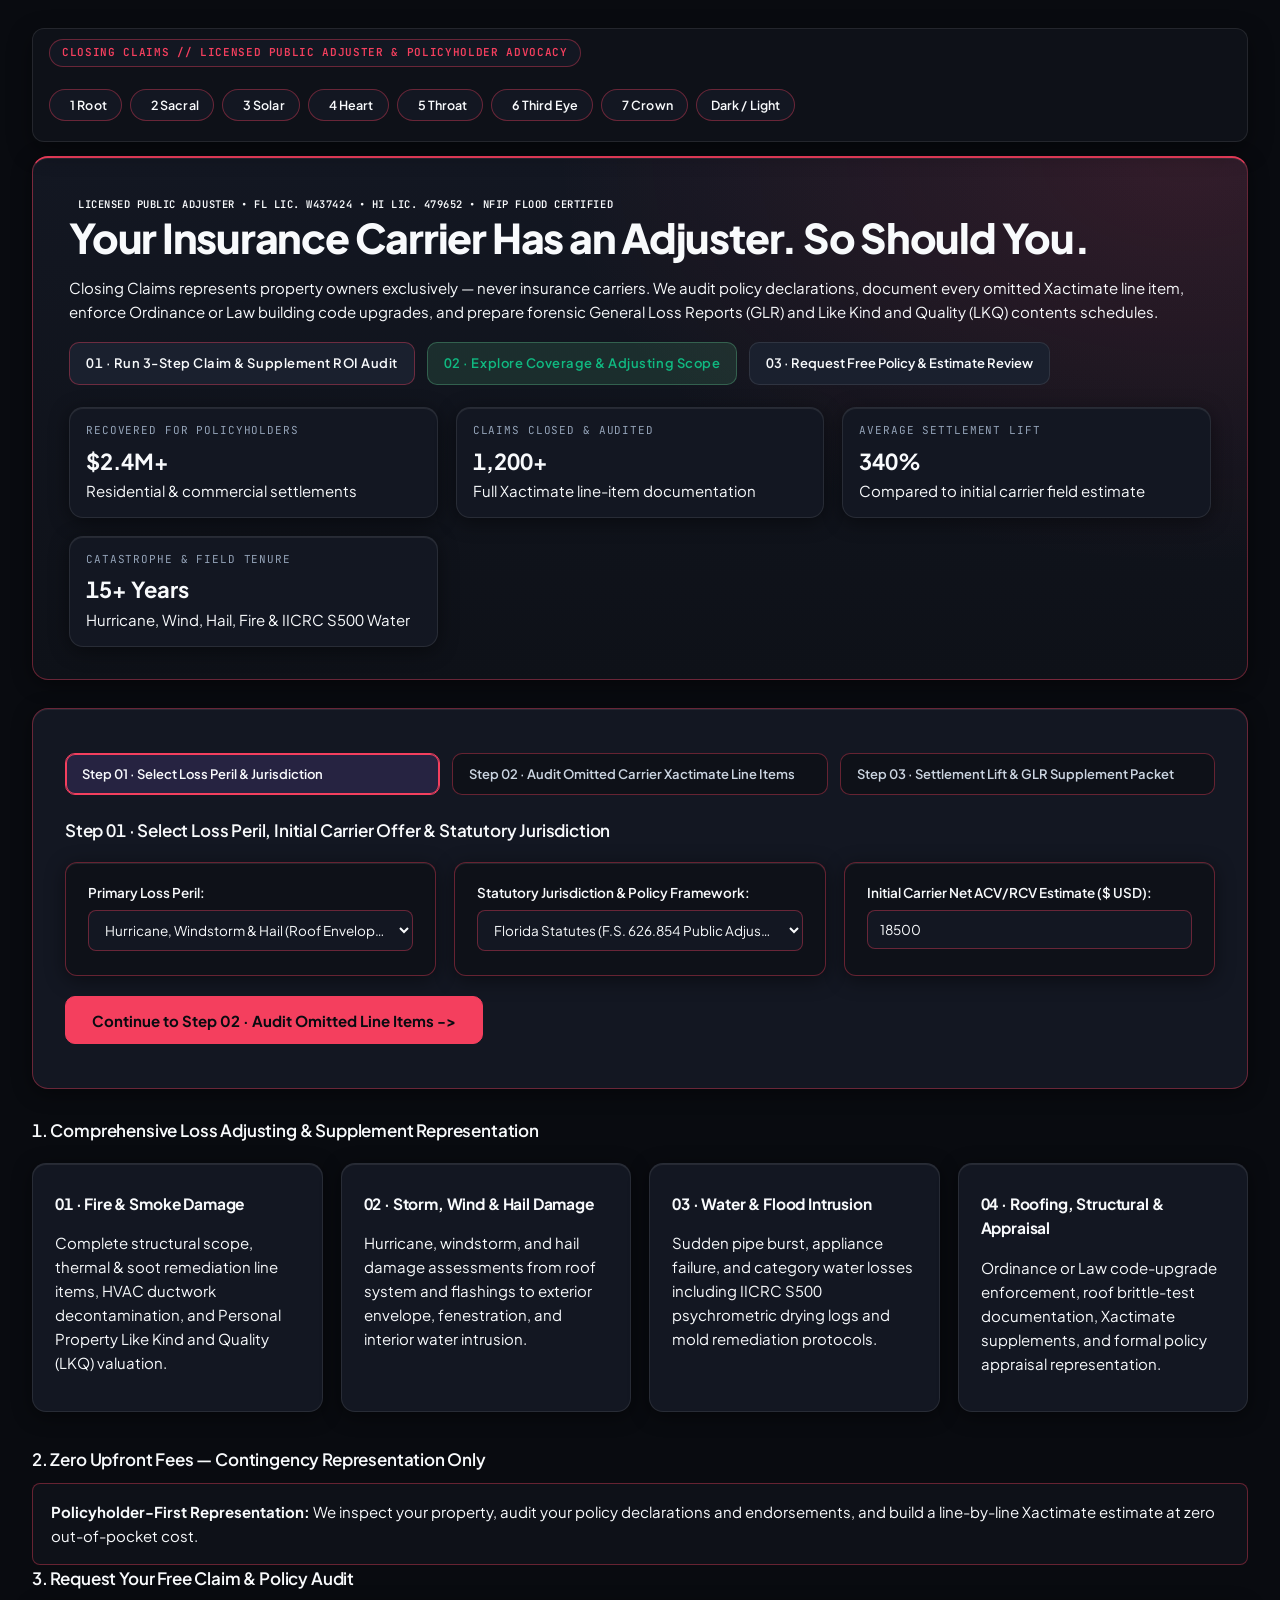
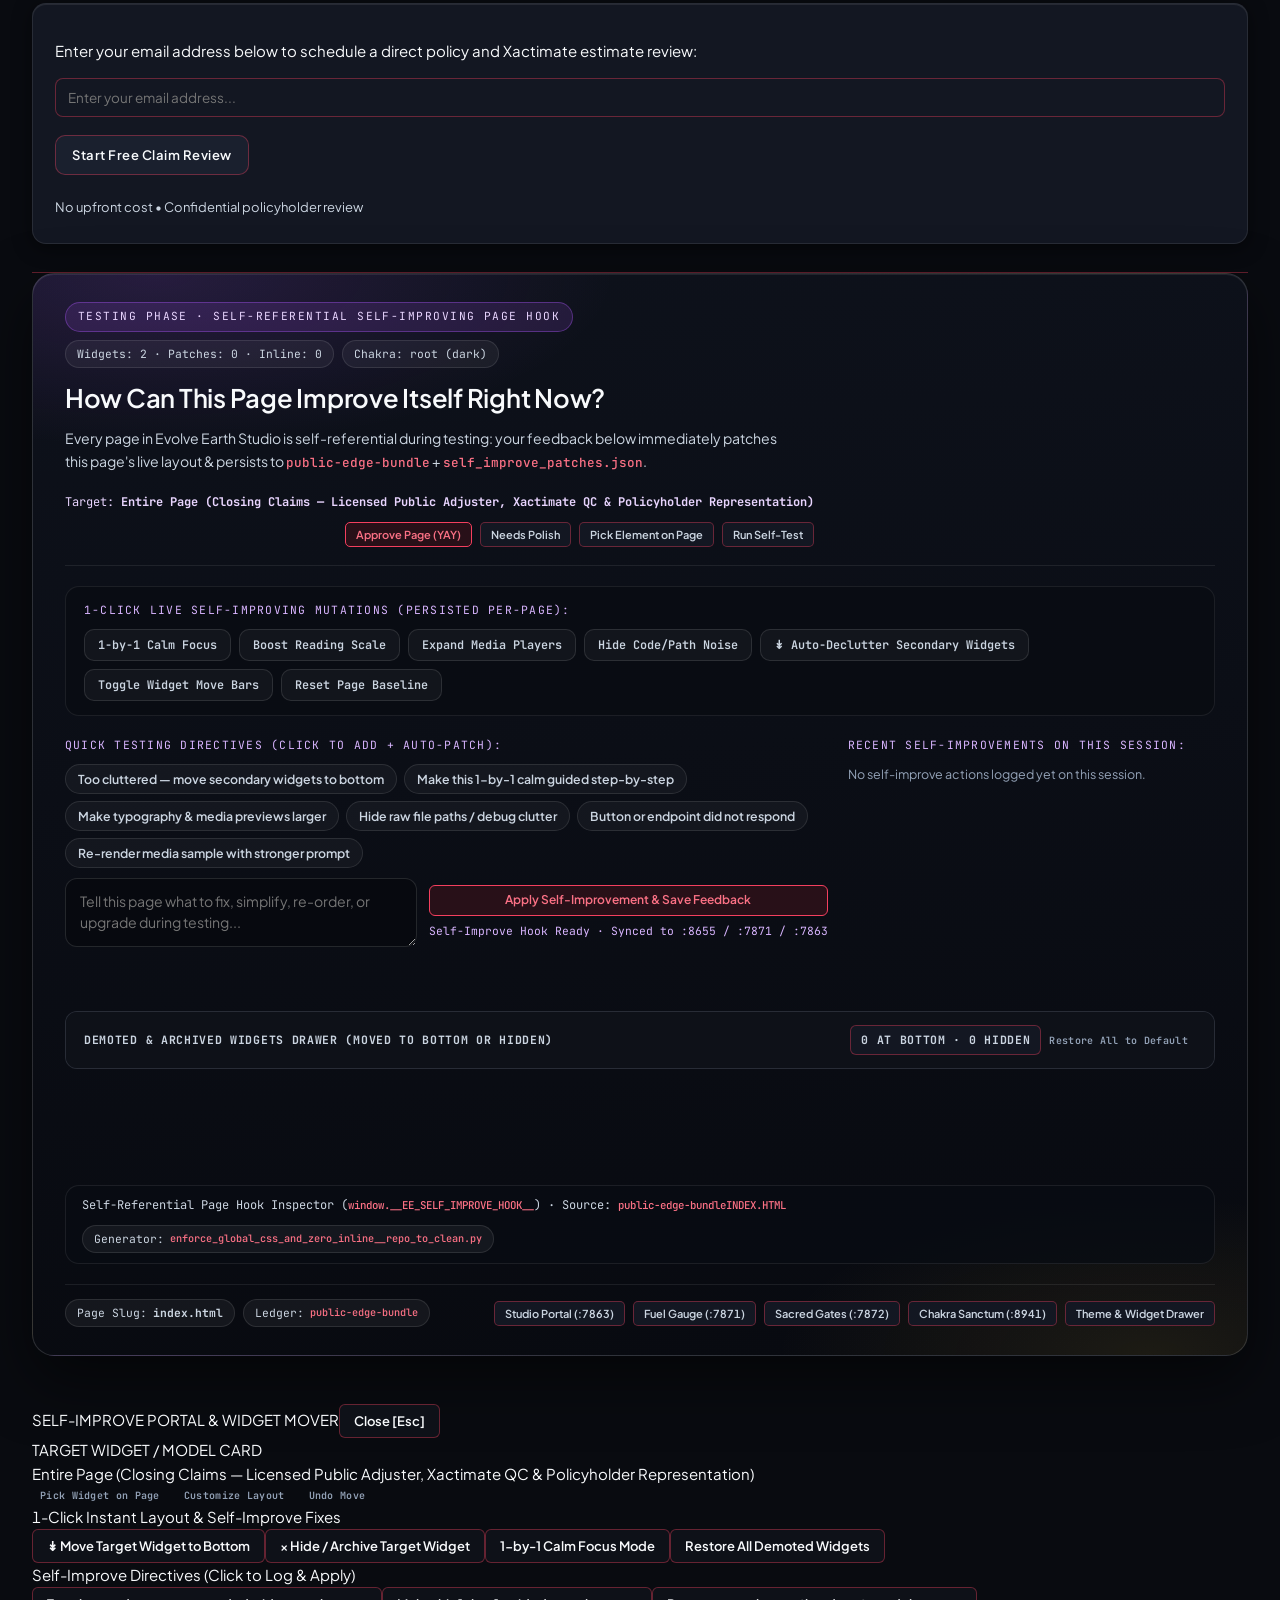
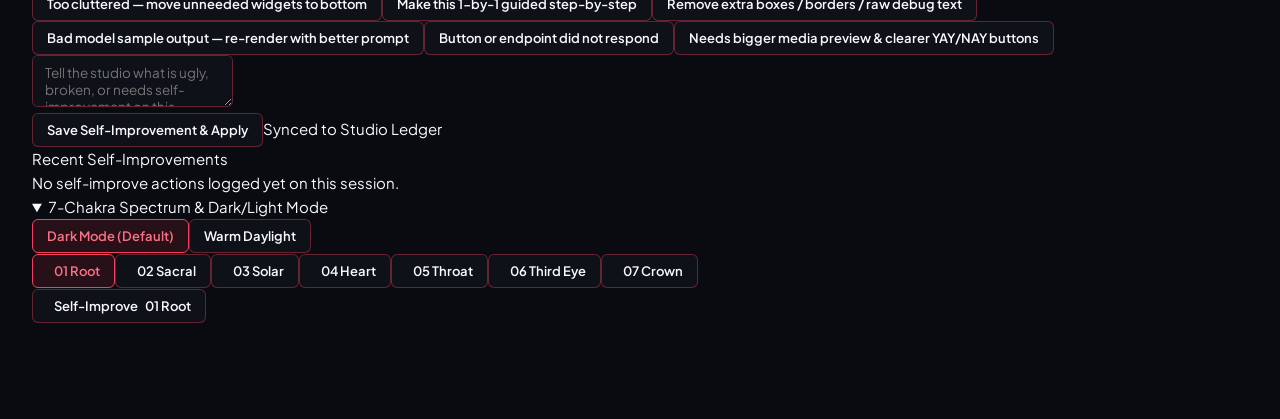
<file: index.html>
<!DOCTYPE html>
<html lang="en" data-theme="dark" data-mode="dark" data-chakra="root">
<head>
<meta charset="utf-8" />
<meta name="viewport" content="width=device-width, initial-scale=1" />
<title>Closing Claims — Licensed Public Adjuster, Xactimate QC &amp; Policyholder Representation</title>
<meta name="description" content="Closing Claims maximizes your property insurance settlement. Licensed catastrophe &amp; public adjusters working exclusively for policyholders." />
<link rel="stylesheet" href="evolve-unified-theme.css" />
<script src="refineme-widget.js" defer></script>
</head>
<body>
<div class="chakra-bar">
  <span class="brand-tag">Closing Claims // Licensed Public Adjuster & Policyholder Advocacy</span>
  <div class="c-pills">
    <button class="c-pill" data-set-chakra="root" onclick="document.documentElement.setAttribute('data-chakra','root');localStorage.setItem('ee_chakra','root')"><span class="c-dot" data-ee-u="506eba1f"></span>1 Root</button>
    <button class="c-pill" data-set-chakra="sacral" onclick="document.documentElement.setAttribute('data-chakra','sacral');localStorage.setItem('ee_chakra','sacral')"><span class="c-dot" data-ee-u="2230de30"></span>2 Sacral</button>
    <button class="c-pill" data-set-chakra="solar" onclick="document.documentElement.setAttribute('data-chakra','solar');localStorage.setItem('ee_chakra','solar')"><span class="c-dot" data-ee-u="b7e55c54"></span>3 Solar</button>
    <button class="c-pill" data-set-chakra="heart" onclick="document.documentElement.setAttribute('data-chakra','heart');localStorage.setItem('ee_chakra','heart')"><span class="c-dot" data-ee-u="d29d2a46"></span>4 Heart</button>
    <button class="c-pill" data-set-chakra="throat" onclick="document.documentElement.setAttribute('data-chakra','throat');localStorage.setItem('ee_chakra','throat')"><span class="c-dot" data-ee-u="c12b0335"></span>5 Throat</button>
    <button class="c-pill" data-set-chakra="thirdeye" onclick="document.documentElement.setAttribute('data-chakra','thirdeye');localStorage.setItem('ee_chakra','thirdeye')"><span class="c-dot" data-ee-u="5b0b6805"></span>6 Third Eye</button>
    <button class="c-pill" data-set-chakra="crown" onclick="document.documentElement.setAttribute('data-chakra','crown');localStorage.setItem('ee_chakra','crown')"><span class="c-dot" data-ee-u="04bf4fe6"></span>7 Crown</button>
    <button class="c-pill" onclick="var d=document.documentElement;var m=d.getAttribute('data-mode')==='light'?'dark':'light';d.setAttribute('data-mode',m);d.setAttribute('data-theme',m);localStorage.setItem('ee_mode',m)">Dark / Light</button>
  </div>
</div>
<div class="wrap">
  <div class="hero">
    <span class="badge">Licensed Public Adjuster &bull; FL Lic. W437424 &bull; HI Lic. 479652 &bull; NFIP Flood Certified</span>
    <h1>Your Insurance Carrier Has an Adjuster. So Should You.</h1>
    <p>Closing Claims represents property owners exclusively — never insurance carriers. We audit policy declarations, document every omitted Xactimate line item, enforce Ordinance or Law building code upgrades, and prepare forensic General Loss Reports (GLR) and Like Kind and Quality (LKQ) contents schedules.</p>
    <div class="btn-row">
      <a href="#audit-walkthrough" class="btn btn-primary">01 &middot; Run 3-Step Claim &amp; Supplement ROI Audit</a>
      <a href="#services" class="btn btn-emerald">02 &middot; Explore Coverage &amp; Adjusting Scope</a>
      <a href="#contact" class="btn btn-gold">03 &middot; Request Free Policy &amp; Estimate Review</a>
    </div>
    <div class="kpi-grid">
      <div class="kpi"><div class="lbl">Recovered for Policyholders</div><div class="val">$2.4M+</div><div class="hint">Residential &amp; commercial settlements</div></div>
      <div class="kpi"><div class="lbl">Claims Closed &amp; Audited</div><div class="val">1,200+</div><div class="hint">Full Xactimate line-item documentation</div></div>
      <div class="kpi"><div class="lbl">Average Settlement Lift</div><div class="val">340%</div><div class="hint">Compared to initial carrier field estimate</div></div>
      <div class="kpi"><div class="lbl">Catastrophe &amp; Field Tenure</div><div class="val">15+ Years</div><div class="hint">Hurricane, Wind, Hail, Fire &amp; IICRC S500 Water</div></div>
    </div>
  </div>

  <section id="audit-walkthrough" class="ee-walkthrough" aria-label="3-Step Insurance Claim & Supplement ROI Audit Walkthrough">
    <div class="ee-step-rail" role="tablist">
      <button type="button" class="ee-step-btn is-active" onclick="setCcStep(1, this)">Step 01 &middot; Select Loss Peril &amp; Jurisdiction</button>
      <button type="button" class="ee-step-btn" onclick="setCcStep(2, this)">Step 02 &middot; Audit Omitted Carrier Xactimate Line Items</button>
      <button type="button" class="ee-step-btn" onclick="setCcStep(3, this)">Step 03 &middot; Settlement Lift &amp; GLR Supplement Packet</button>
    </div>

    <div id="cc-step-1" class="ee-step-panel">
      <h2>Step 01 &middot; Select Loss Peril, Initial Carrier Offer &amp; Statutory Jurisdiction</h2>
      <div class="grid">
        <div class="card">
          <label><strong>Primary Loss Peril:</strong>
            <select id="cc-peril">
              <option value="wind">Hurricane, Windstorm &amp; Hail (Roof Envelope, Flashings, Fenestration &amp; Interior Intrusion)</option>
              <option value="water">Water &amp; Flood Intrusion (IICRC S500 Category 2/3 Drying, Containment &amp; Millwork)</option>
              <option value="fire">Fire, Smoke &amp; Thermal Char (Structural Framing, HVAC Seal, Ozone/Hydroxyl &amp; LKQ Contents)</option>
              <option value="commercial">Commercial / HOA Multi-Family / Policy Appraisal Dispute</option>
            </select>
          </label>
        </div>
        <div class="card">
          <label><strong>Statutory Jurisdiction &amp; Policy Framework:</strong>
            <select id="cc-state">
              <option value="fl">Florida Statutes (F.S. 626.854 Public Adjusting, F.S. 627.7011 RCV/Matching, F.S. 627.70131 60-Day Prompt Pay)</option>
              <option value="hi">Hawaii Revised Statutes (HRS 431:10E Property Insurance &amp; Hurricane/Tradewind Endorsements)</option>
              <option value="national">ISO HO-3 / DP-3 / Commercial CP 00 10 &amp; NFIP Standard Flood Insurance Policy (SFIP)</option>
            </select>
          </label>
        </div>
        <div class="card">
          <label><strong>Initial Carrier Net ACV/RCV Estimate ($ USD):</strong>
            <input type="number" id="cc-initial" value="18500" min="1000" step="500" />
          </label>
        </div>
      </div>
      <div class="ee-transport">
        <button type="button" class="ee-btn-hero" onclick="setCcStep(2, document.querySelectorAll('.ee-step-btn')[1])">Continue to Step 02 &middot; Audit Omitted Line Items -&gt;</button>
      </div>
    </div>

    <div id="cc-step-2" class="ee-step-panel" hidden>
      <h2>Step 02 &middot; Audit Commonly Omitted Xactimate &amp; Code-Upgrade Line Items</h2>
      <p>Select the scope omissions present in the carrier's initial desk or field estimate:</p>
      <div class="grid">
        <div class="card">
          <label><input type="checkbox" id="chk-op" checked /> <strong>General Contractor Overhead &amp; Profit (10% + 10% O&amp;P)</strong></label>
          <p>Required whenever 3 or more trades (e.g., roofing, drywall, painting, electrical, flooring) are involved in coordinating restoration.</p>
        </div>
        <div class="card">
          <label><input type="checkbox" id="chk-code" checked /> <strong>Ordinance or Law Building Code Upgrades (25%–50%)</strong></label>
          <p>Ice &amp; water shield, secondary water barrier, drip edge, re-nailing deck to current wind code, and permit/engineering fees.</p>
        </div>
        <div class="card">
          <label><input type="checkbox" id="chk-match" checked /> <strong>ITEL Material Discontinuation &amp; Line-of-Sight Matching</strong></label>
          <p>Failed roof brittle test, discontinued shingle/tile profile, or continuous flooring/siding run requiring full slope or elevation replacement.</p>
        </div>
        <div class="card">
          <label><input type="checkbox" id="chk-iicrc" checked /> <strong>IICRC S500 / S520 Psychrometric Drying &amp; Containment</strong></label>
          <p>HEPA negative air scrubbers, containment barriers, antimicrobial application, and daily moisture-mapping equipment monitoring.</p>
        </div>
        <div class="card">
          <label><input type="checkbox" id="chk-lkq" checked /> <strong>Personal Property Like Kind &amp; Quality (LKQ) Valuation</strong></label>
          <p>Model-verified replacement cost new (RCN) with vendor links and recoverable depreciation schedule rather than generic discount allowances.</p>
        </div>
      </div>
      <div class="ee-transport">
        <button type="button" class="ee-btn-hero" onclick="calcCcAudit()">Calculate Settlement Lift &amp; Generate GLR Supplement Demand (Step 03) -&gt;</button>
        <button type="button" class="btn" onclick="setCcStep(1, document.querySelectorAll('.ee-step-btn')[0])">Back to Step 01</button>
      </div>
    </div>

    <div id="cc-step-3" class="ee-step-panel" hidden>
      <h2>Step 03 &middot; Estimated Settlement Lift &amp; General Loss Report (GLR) Supplement Brief</h2>
      <div id="cc-audit-out" class="res-box"></div>
      <div class="btn-row">
        <button type="button" class="btn btn-primary" onclick="navigator.clipboard.writeText(document.getElementById('cc-audit-out').innerText)">Copy GLR Supplement Demand Checklist</button>
        <button type="button" class="btn" onclick="setCcStep(1, document.querySelectorAll('.ee-step-btn')[0])">Audit Another Claim</button>
      </div>
    </div>
  </section>

  <h2 id="services">1. Comprehensive Loss Adjusting &amp; Supplement Representation</h2>
  <div class="grid">
    <div class="card">
      <h3>01 &middot; Fire &amp; Smoke Damage</h3>
      <p>Complete structural scope, thermal &amp; soot remediation line items, HVAC ductwork decontamination, and Personal Property Like Kind and Quality (LKQ) valuation.</p>
    </div>
    <div class="card">
      <h3>02 &middot; Storm, Wind &amp; Hail Damage</h3>
      <p>Hurricane, windstorm, and hail damage assessments from roof system and flashings to exterior envelope, fenestration, and interior water intrusion.</p>
    </div>
    <div class="card">
      <h3>03 &middot; Water &amp; Flood Intrusion</h3>
      <p>Sudden pipe burst, appliance failure, and category water losses including IICRC S500 psychrometric drying logs and mold remediation protocols.</p>
    </div>
    <div class="card">
      <h3>04 &middot; Roofing, Structural &amp; Appraisal</h3>
      <p>Ordinance or Law code-upgrade enforcement, roof brittle-test documentation, Xactimate supplements, and formal policy appraisal representation.</p>
    </div>
  </div>

  <h2 id="results">2. Zero Upfront Fees — Contingency Representation Only</h2>
  <div class="step-box">
    <strong>Policyholder-First Representation:</strong> We inspect your property, audit your policy declarations and endorsements, and build a line-by-line Xactimate estimate at zero out-of-pocket cost.
  </div>

  <h2 id="contact">3. Request Your Free Claim &amp; Policy Audit</h2>
  <div class="card">
    <p>Enter your email address below to schedule a direct policy and Xactimate estimate review:</p>
    <form onsubmit="document.getElementById('cc-msg').textContent='Thank you — your claim review request has been logged.';return false;">
      <input type="email" required placeholder="Enter your email address..." />
      <div class="btn-row">
        <button type="submit" class="btn btn-primary">Start Free Claim Review</button>
      </div>
    </form>
    <div id="cc-msg" class="meta">No upfront cost &bull; Confidential policyholder review</div>
  </div>
</div>
<script>
function setCcStep(n, btn) {
  [1, 2, 3].forEach(function(i) {
    var el = document.getElementById('cc-step-' + i);
    if (el) el.hidden = (i !== n);
  });
  document.querySelectorAll('.ee-step-btn').forEach(function(b) { b.classList.remove('is-active'); });
  if (btn) btn.classList.add('is-active');
}
function calcCcAudit() {
  var initVal = parseFloat(document.getElementById('cc-initial').value || '18500');
  var mult = 1.0;
  var items = [];
  if (document.getElementById('chk-op').checked) { mult += 0.21; items.push("General Contractor Overhead & Profit (10% Overhead + 10% Profit = 20-21% cumulative multi-trade coordination)"); }
  if (document.getElementById('chk-code').checked) { mult += 0.32; items.push("Ordinance or Law Building Code Upgrades (Secondary water barrier, re-nailing deck, drip edge, flashings & permit fees)"); }
  if (document.getElementById('chk-match').checked) { mult += 0.85; items.push("ITEL Material Discontinuation & Statutory Matching (Full slope/elevation replacement due to brittle-test failure or discontinued profile)"); }
  if (document.getElementById('chk-iicrc').checked) { mult += 0.28; items.push("IICRC S500 Psychrometric Drying, Containment, HEPA Filtration & Antimicrobial Protocol"); }
  if (document.getElementById('chk-lkq').checked) { mult += 0.35; items.push("Personal Property Contents Like Kind and Quality (LKQ) Replacement Cost New (RCN) Schedule"); }
  var proj = Math.round(initVal * mult);
  var lift = proj - initVal;
  var pct = Math.round(((proj / Math.max(initVal, 1)) - 1) * 100);
  var st = document.getElementById('cc-state').selectedOptions[0].text;
  var pr = document.getElementById('cc-peril').selectedOptions[0].text;
  document.getElementById('cc-audit-out').innerHTML =
    "<h3>Forensic Xactimate Supplement &amp; GLR Audit Summary</h3>" +
    "<p><strong>Loss Peril:</strong> " + pr + "</p>" +
    "<p><strong>Governing Statutory Framework:</strong> " + st + "</p>" +
    "<p><strong>Initial Carrier Field Offer:</strong> $" + initVal.toLocaleString() + " USD</p>" +
    "<p><strong>Projected Full-Scope RCV Settlement:</strong> $" + proj.toLocaleString() + " USD (+$" + lift.toLocaleString() + " net lift / +" + pct + "% recovery)</p>" +
    "<p><strong>Documented Supplement Line-Item Additions (" + items.length + "):</strong></p>" +
    "<ul>" + items.map(function(x) { return "<li>" + x + "</li>"; }).join("") + "</ul>";
  setCcStep(3, document.querySelectorAll('.ee-step-btn')[2]);
}
calcCcAudit();
setCcStep(1, document.querySelectorAll('.ee-step-btn')[0]);
</script>
</body>
</html>
</file>
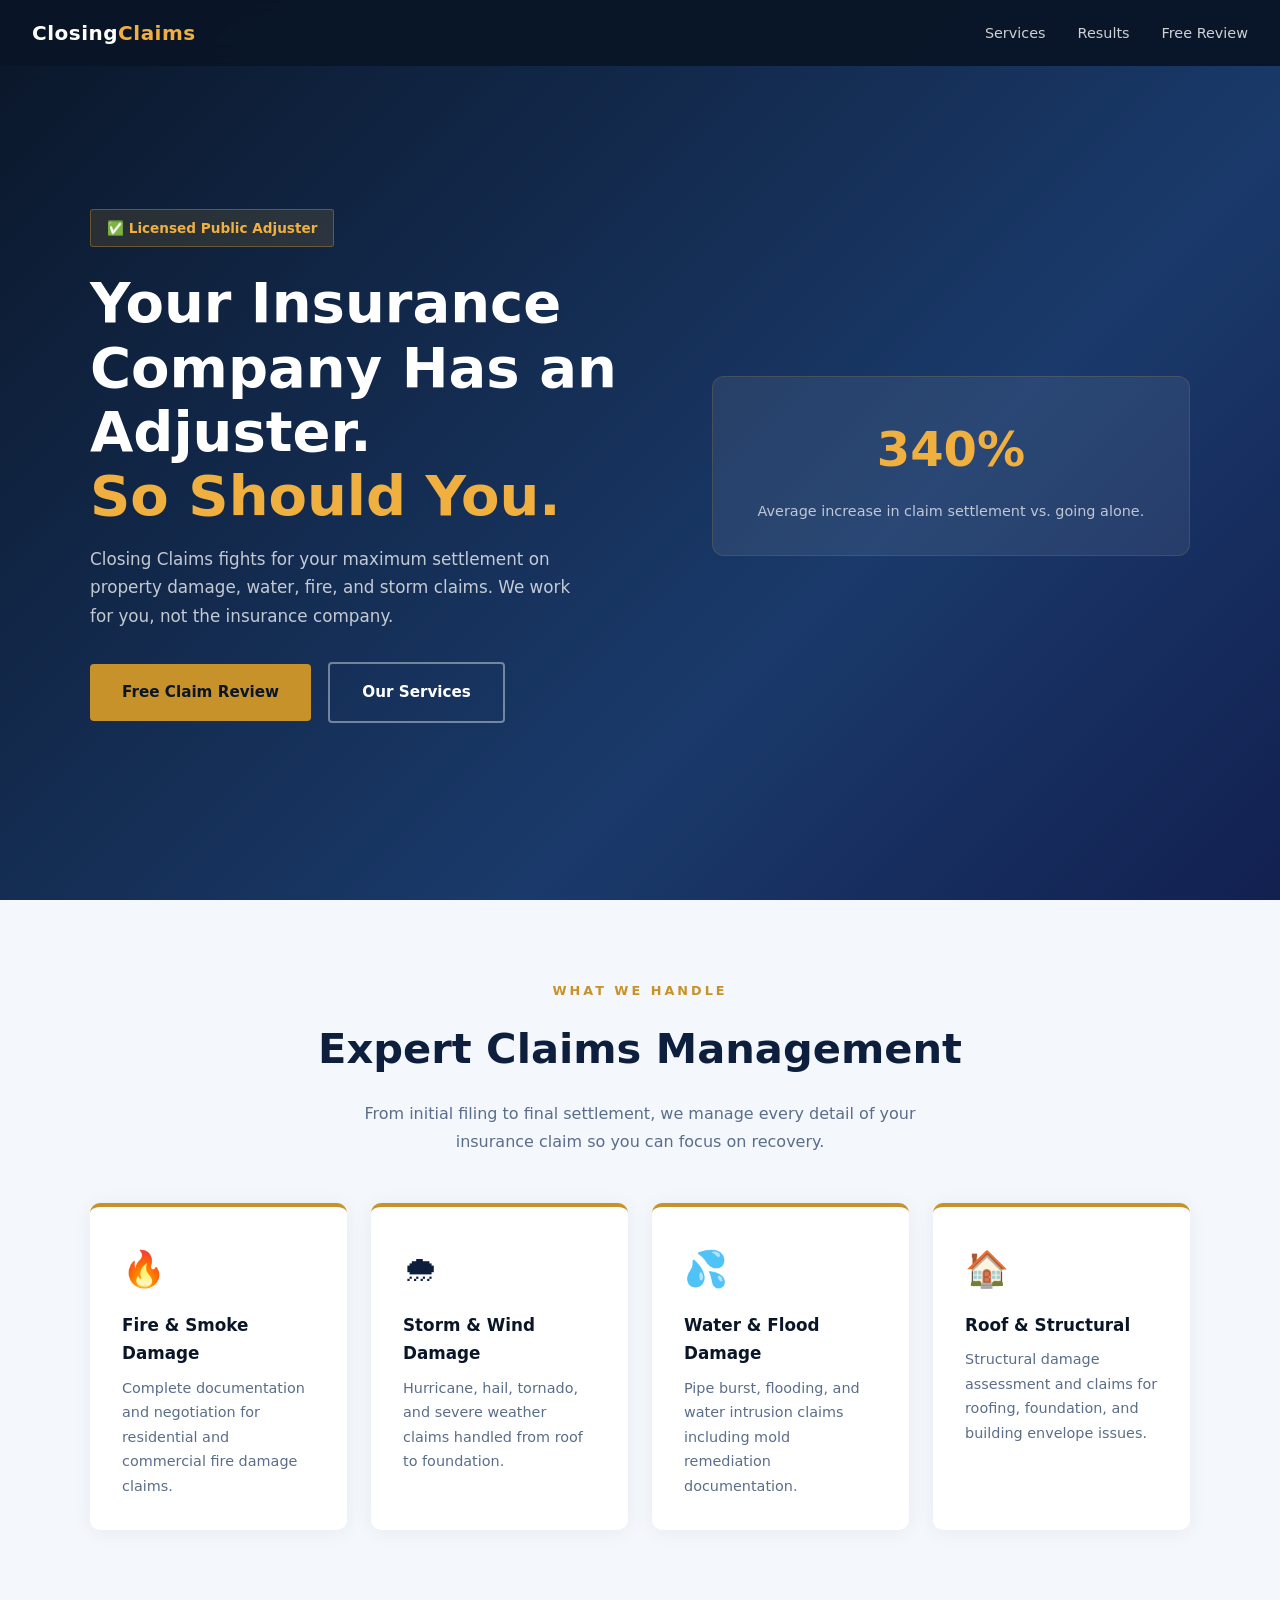
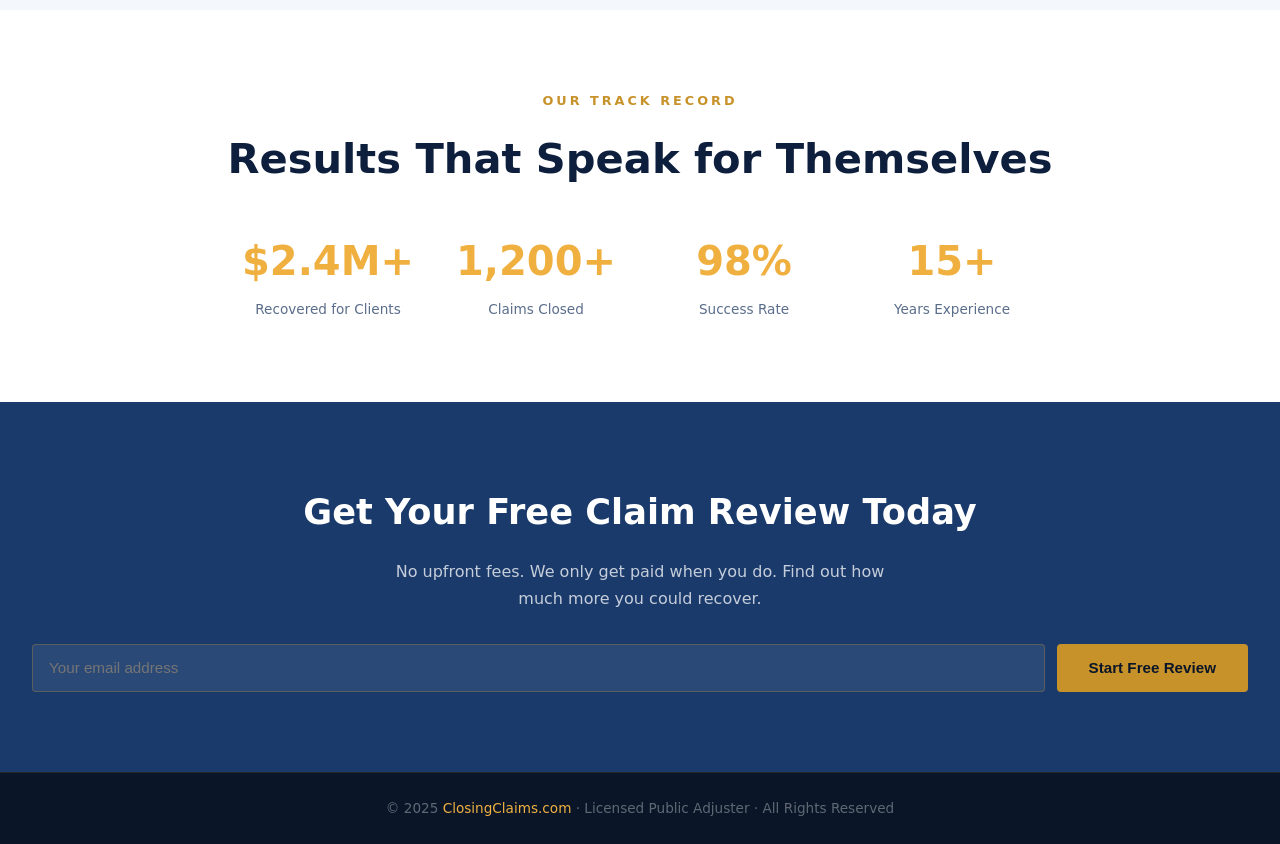
<file: versions/v1-github-original.html>
<!DOCTYPE html>
<html lang="en">
<head>
  <meta charset="UTF-8"/>
  <meta name="viewport" content="width=device-width,initial-scale=1.0"/>
  <title>Closing Claims | Public Adjuster &amp; Insurance Claims Experts</title>
  <meta name="description" content="Closing Claims maximizes your insurance settlement. Licensed public adjusters fight for what you deserve."/>
  <style>
    *,*::before,*::after{box-sizing:border-box;margin:0;padding:0}
    :root{--navy:#0a1628;--blue:#1a3a6b;--gold:#c8922a;--gold2:#f0b040;--light:#f4f7fc;--text:#0d1f3c;--muted:#5a6d8a;--white:#fff}
    html{scroll-behavior:smooth}
    body{font-family:"Segoe UI",system-ui,sans-serif;background:var(--white);color:var(--text);line-height:1.7}
    nav{position:fixed;top:0;width:100%;z-index:100;background:rgba(10,22,40,.97);backdrop-filter:blur(10px);padding:1rem 2rem;display:flex;justify-content:space-between;align-items:center}
    .logo{font-size:1.25rem;color:var(--white);font-weight:800;text-decoration:none;letter-spacing:.5px}
    .logo span{color:var(--gold2)}
    .nav-links{display:flex;gap:2rem;list-style:none}
    .nav-links a{color:rgba(255,255,255,.8);text-decoration:none;font-size:.9rem;transition:color .3s;font-weight:500}
    .nav-links a:hover{color:var(--gold2)}
    .hamburger{display:none;flex-direction:column;gap:5px;cursor:pointer;background:none;border:none}
    .hamburger span{display:block;width:25px;height:2px;background:rgba(255,255,255,.8)}
    .hero{min-height:100vh;background:linear-gradient(135deg,var(--navy) 0%,var(--blue) 65%,#122050 100%);display:flex;align-items:center;padding:6rem 2rem 4rem}
    .hero-inner{max-width:1100px;margin:0 auto;display:grid;grid-template-columns:1.2fr 1fr;gap:3rem;align-items:center}
    .hero-text h1{font-size:clamp(2rem,5vw,3.5rem);color:#fff;font-weight:800;line-height:1.15;margin-bottom:1rem}
    .hero-text h1 span{color:var(--gold2)}
    .hero-text p{color:rgba(255,255,255,.75);font-size:1.05rem;margin-bottom:2rem;max-width:500px}
    .hero-badge{display:inline-block;background:rgba(200,146,42,.15);border:1px solid rgba(200,146,42,.4);color:var(--gold2);padding:.4rem 1rem;border-radius:3px;font-size:.85rem;font-weight:600;margin-bottom:1.5rem}
    .btn{display:inline-block;padding:.95rem 2rem;background:var(--gold);color:var(--navy);text-decoration:none;font-weight:800;border-radius:4px;font-size:.95rem;transition:all .3s;margin-right:.75rem}
    .btn:hover{background:var(--gold2);transform:translateY(-2px)}
    .btn-light{background:transparent;border:2px solid rgba(255,255,255,.4);color:#fff}
    .btn-light:hover{background:rgba(255,255,255,.1);border-color:#fff}
    .hero-card{background:rgba(255,255,255,.07);border:1px solid rgba(200,146,42,.2);border-radius:12px;padding:2rem;text-align:center;color:#fff}
    .hero-card .big{font-size:3rem;color:var(--gold2);font-weight:900;display:block}
    .hero-card p{color:rgba(255,255,255,.7);font-size:.9rem;margin-top:.5rem}
    section{padding:5rem 2rem}
    .container{max-width:1100px;margin:0 auto}
    .section-tag{text-align:center;color:var(--gold);letter-spacing:3px;text-transform:uppercase;font-size:.8rem;font-weight:700;margin-bottom:.75rem}
    .section-title{text-align:center;font-size:clamp(1.8rem,4vw,2.6rem);font-weight:800;margin-bottom:1rem}
    .section-sub{text-align:center;max-width:580px;margin:0 auto 3rem;color:var(--muted)}
    .services{background:var(--light)}
    .cards{display:grid;grid-template-columns:repeat(auto-fit,minmax(240px,1fr));gap:1.5rem}
    .card{background:#fff;padding:2rem;border-radius:10px;box-shadow:0 2px 20px rgba(0,0,0,.06);transition:transform .3s;border-top:4px solid var(--gold)}
    .card:hover{transform:translateY(-5px);box-shadow:0 8px 30px rgba(10,22,40,.1)}
    .card-icon{font-size:2.2rem;margin-bottom:.75rem}
    .card h3{font-size:1.05rem;color:var(--navy);margin-bottom:.5rem;font-weight:700}
    .card p{color:var(--muted);font-size:.9rem}
    .trust-grid{display:grid;grid-template-columns:repeat(auto-fit,minmax(150px,1fr));gap:2rem;max-width:800px;margin:2rem auto 0;text-align:center}
    .trust-stat strong{display:block;font-size:2.5rem;color:var(--gold2);font-weight:900}
    .trust-stat span{color:var(--muted);font-size:.85rem}
    .cta-sec{background:var(--blue);text-align:center;padding:5rem 2rem}
    .cta-sec h2{color:#fff;font-size:clamp(1.5rem,3vw,2.2rem);font-weight:800;margin-bottom:1rem}
    .cta-sec p{color:rgba(255,255,255,.75);margin-bottom:2rem;max-width:500px;margin-left:auto;margin-right:auto}
    .cta-form{display:flex;gap:.75rem;flex-wrap:wrap;justify-content:center}
    .cta-form input{flex:1;min-width:220px;padding:.9rem 1rem;border:1px solid rgba(200,146,42,.3);background:rgba(255,255,255,.08);color:#fff;border-radius:4px;font-size:.95rem}
    .cta-form button{padding:.9rem 2rem;background:var(--gold);border:none;color:var(--navy);cursor:pointer;font-weight:800;border-radius:4px;font-size:.95rem}
    footer{background:var(--navy);color:rgba(255,255,255,.35);text-align:center;padding:1.5rem;font-size:.85rem;border-top:1px solid rgba(200,146,42,.15)}
    footer a{color:var(--gold2);text-decoration:none}
    @media(max-width:768px){.nav-links{display:none;flex-direction:column;position:absolute;top:100%;left:0;width:100%;background:var(--navy);padding:1.5rem 2rem;gap:1.5rem}.nav-links.open{display:flex}.hamburger{display:flex}.hero-inner{grid-template-columns:1fr}}
  </style>
</head>
<body>
<script>function toggleNav(){document.getElementById("navLinks").classList.toggle("open")}</script>
<nav>
  <a href="#" class="logo">Closing<span>Claims</span></a>
  <ul class="nav-links" id="navLinks">
    <li><a href="#services">Services</a></li>
    <li><a href="#results">Results</a></li>
    <li><a href="#contact">Free Review</a></li>
  </ul>
  <button class="hamburger" onclick="toggleNav()" aria-label="Menu"><span></span><span></span><span></span></button>
</nav>
<section class="hero"><div class="hero-inner">
  <div class="hero-text">
    <div class="hero-badge">&#9989; Licensed Public Adjuster</div>
    <h1>Your Insurance Company Has an Adjuster.<br/><span>So Should You.</span></h1>
    <p>Closing Claims fights for your maximum settlement on property damage, water, fire, and storm claims. We work for you, not the insurance company.</p>
    <a href="#contact" class="btn">Free Claim Review</a>
    <a href="#services" class="btn btn-light">Our Services</a>
  </div>
  <div class="hero-card"><span class="big">340%</span><p>Average increase in claim settlement vs. going alone.</p></div>
</div></section>
<section class="services" id="services"><div class="container">
  <p class="section-tag">What We Handle</p><h2 class="section-title">Expert Claims Management</h2>
  <p class="section-sub">From initial filing to final settlement, we manage every detail of your insurance claim so you can focus on recovery.</p>
  <div class="cards">
    <div class="card"><div class="card-icon">&#128293;</div><h3>Fire &amp; Smoke Damage</h3><p>Complete documentation and negotiation for residential and commercial fire damage claims.</p></div>
    <div class="card"><div class="card-icon">&#127783;</div><h3>Storm &amp; Wind Damage</h3><p>Hurricane, hail, tornado, and severe weather claims handled from roof to foundation.</p></div>
    <div class="card"><div class="card-icon">&#128166;</div><h3>Water &amp; Flood Damage</h3><p>Pipe burst, flooding, and water intrusion claims including mold remediation documentation.</p></div>
    <div class="card"><div class="card-icon">&#127968;</div><h3>Roof &amp; Structural</h3><p>Structural damage assessment and claims for roofing, foundation, and building envelope issues.</p></div>
  </div></div></section>
<section style="background:#fff;padding:5rem 2rem" id="results"><div class="container">
  <p class="section-tag">Our Track Record</p><h2 class="section-title">Results That Speak for Themselves</h2>
  <div class="trust-grid">
    <div class="trust-stat"><strong>$2.4M+</strong><span>Recovered for Clients</span></div>
    <div class="trust-stat"><strong>1,200+</strong><span>Claims Closed</span></div>
    <div class="trust-stat"><strong>98%</strong><span>Success Rate</span></div>
    <div class="trust-stat"><strong>15+</strong><span>Years Experience</span></div>
  </div></div></section>
<section class="cta-sec" id="contact">
  <h2>Get Your Free Claim Review Today</h2>
  <p>No upfront fees. We only get paid when you do. Find out how much more you could recover.</p>
  <form class="cta-form" onsubmit="return false;"><input type="email" placeholder="Your email address"/><button type="submit">Start Free Review</button></form>
</section>
<footer><p>&copy; 2025 <a href="https://closingclaims.com">ClosingClaims.com</a> &middot; Licensed Public Adjuster &middot; All Rights Reserved</p></footer>
</body>
</html>
</file>
